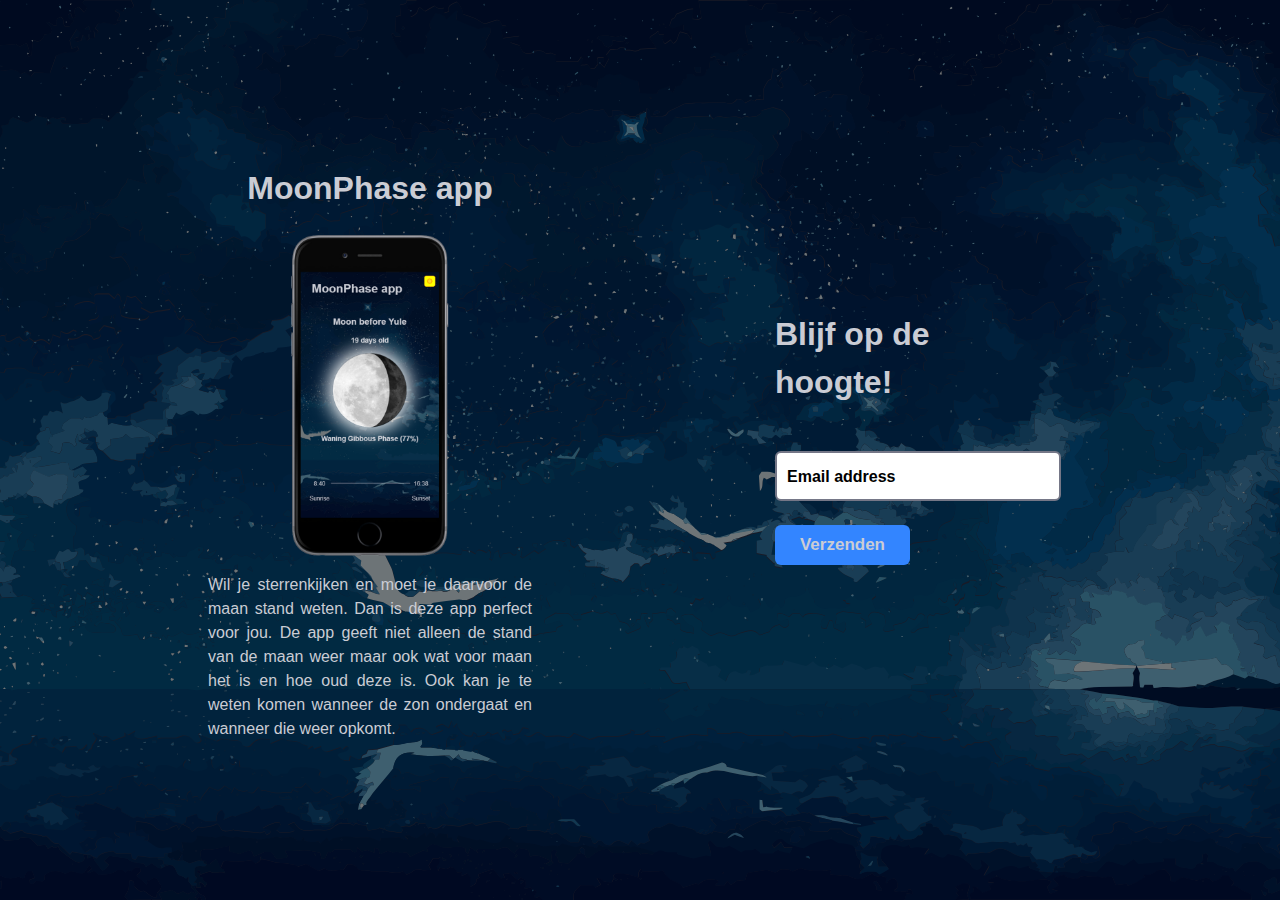
<file: landingpage.html>
<!DOCTYPE html>
<html lang="en">

<head>
    <meta charset="utf-8">
    <meta http-equiv="x-ua-compatible" content="ie=edge">
    <title>MoonPhase - landing</title>
    <meta name="description" content="An app for knowing the phase of the moon">
    <meta name="viewport" content="width=device-width, initial-scale=1.0">

    <link rel="stylesheet" href="css/screen.css">
    <link rel="icon" type="image/png" sizes="32x32" href="img/favicon.png">
    <script type="text/javascript" src="scripts/label.js"></script>
    <script type="text/javascript" src="scripts/Validation.js"></script>
    <script type="text/javascript" src="scripts/countdown.js"></script>
</head>

<body>
    <main class="c-landing">
        <div class="c-form">
            
            <h1>Blijf op de hoogte!</h1>
            <h2 class="c-form-timer"></h2>
            <p class="c-form-field js-email-field">
                <label class="js-email-label" for="email">
                    <span class="c-label__error-message js-email-error-message">
                        This field is required
                    </span>
                </label>

                <label class="c-form-label c-label--floating js-floating-label" for="email">Email address

                </label><br />
                <input class="c-form-email js-floating-input js-email-input" id="email" type="email" required><br />
                <input class="c-form-submit" type="submit" value="Verzenden">
            </p>
        </div>
        <div class="c-info">
            <h1 class="c-landing-title">MoonPhase app</h1>
            <img class="c-info-screen" src="img/Screen.png" alt="screen">
            <p class="c-info-text">Wil je sterrenkijken en moet je daarvoor de maan stand weten. Dan is deze app perfect
                voor jou. De app geeft niet alleen de stand van de maan weer
                maar ook wat voor maan het is en hoe oud deze is. Ook kan je te weten komen wanneer de zon ondergaat en
                wanneer die weer opkomt.
            </p>
        </div>


    </main>

</body>

</html>
</file>
<file: css/screen.css>
/*------------------------------------*\
#Variables
\*------------------------------------*/
:root {
    /* Global colors */
    --global-color-alpha-light: #4F95FF;
    --global-color-alpha: #3385FF;
    --global-color-alpha-dark: #2E77E6;
    --global-color-alpha-x-dark: #1B4186;
    --global-color-alpha-transparent: #3385ffbf;
    --global-color-alpha-x-transparent: #3385ff4d;

    --global-color-neutral-xxxx-light: #F5F6FA;
    --global-color-neutral-xxx-light: #E2E3E7;
    --global-color-neutral-xx-light: #caccd4;
    --global-color-neutral-x-light: #b5b6c0;
    --global-color-neutral-light: #a0a1ad;
    --global-color-neutral: #8b8c9a;
    --global-color-neutral-dark: #757787;
    --global-color-neutral-x-dark: #606274;
    --global-color-neutral-xx-dark: #4b4c60;
    --global-color-neutral-xxx-dark: #35374d;
    --global-color-neutral-xxxx-dark: #20223a;
    --global-color-neutral-xxxxx-dark: #0f0f0f;
    --global-color-error: #FF3333;
    --global-color-error-transparent: #FF3333bf;
    --global-color-error-x-transparent: #FF33334d;


    /* global page settings */
    --global-page-color: var(--global-color-neutral-xx-light);
    --global-backgroundColor: #20223ab0;

    /* border*/
    --global-borderColor: purple;
    --global-borderRadius: 6px;
    --global-borderWidth: 1px;

    /* transitions */
    --global-transitionEasing-out: ease-out;
    --global-transitionDuration-alpha: .1s;
    --global-transitionDuration-beta: .2s;
    --global-transitionDuration-gamma: .3s;


    /* Baseline settings */
    --global-baseline: 8px;
    --global-whitespace: calc(var(--global-baseline) * 3);
    /* = 24px */

    --global-whitespace-xs: calc(var(--global-baseline) * .5);
    /* = 4px */
    --global-whitespace-sm: calc(var(--global-baseline) * 1);
    /*  = 8px */
    --global-whitespace-md: calc(var(--global-baseline) * 2);
    /*  = 16px */
    --global-whitespace-lg: calc(var(--global-baseline) * 4);
    /*  = 32px */
    --global-whitespace-xl: calc(var(--global-whitespace) * 2);
    /*  = 48px */
    --global-whitespace-xxl: calc(var(--global-whitespace) * 3);
    /*  = 72px */

    /* forms*/
    --global-input-error-borderColor: var(--global-color-error);
    --global-input-error-boxShadowColor: var(--global-color-error-x-transparent);
    /* Width */
    --global-width: 400px;


}

/*------------------------------------*\
#GENERIC
\*------------------------------------*/

/*
    Generic: Page
    ---
    Global page styles + universal box-sizing:
*/

html {
    background-color: var(--global-backgroundColor);
    position: relative;
    min-width: calc(var(--global-width) * .75);
    color: var(--global-page-color);
    font-size: 16px;
    line-height: 1.5;
    font-family: "Inter Web", Helvetica, arial, sans-serif;
    box-sizing: border-box;
    -webkit-font-smoothing: antialiased;
    -moz-osx-font-smoothing: grayscale;
    height: 100%;
}

body {
    background-image: url("../img/Nightsky-background.svg");
    background-color: var(--global-backgroundColor);
    background-size: cover;
    background-repeat: repeat;
    background-position: center;
    position: relative;
    margin: 0;
    height: 100%;
}

/*------------------------------------*\
#Elements
\*------------------------------------*/

/*
Elements: Images
---
Default markup for images to make them responsive
*/

img {
    max-width: 100%;
    vertical-align: top;
}

/*
Elements: app
---
making of the moon phase app
*/
.onload {
    display: none;
}

.c-app {
    transition: all var(--global-transitionDuration-beta) ease-in-out;
    display: flex;
    flex-direction: column;
    justify-content: space-between;
    max-width: var(--global-width);
    margin-right: auto;
    margin-left: auto;
    height: 100vh;
}

.c-app-title {
    margin-bottom: var(--global-whitespace-lg);
    padding-left: var(--global-whitespace-md);
}
/*
Elements: app
---
making of the phases of the moon + data
*/
.c-moon {
    position: relative;
    text-align: center;
    margin-top: 0;
    
}
@media (min-height:550px) {
    .c-moon {
        margin-top:-100px;
    }
}


.c-moon-title,
.c-moon-location,
.c-moon-days {
    margin-bottom: 0;
}

.c-moon-days {
    margin-bottom: 20px;
}

.c-moon-symbol {
    max-width: calc(var(--global-width) / 2);
    text-align: center;
    z-index: 1;
    opacity: 0.4;
}

.c-moon-div {
    height: calc(var(--global-width) / 2);
    display: flex;
    justify-content: center;
    position: relative;
}

.c-moon-block1,
.c-moon-block2 {
    visibility: visible;
    position: absolute;
    right: 50px;
    width: 50%;
    height: 100%;
    /* border-radius:  0 100% 100% 0  ; */
    background-color: white;
    overflow-x: hidden;
}

.c-moon-block1 {
    left: 0;
}

.c-moon-block2 {
    right: 0;
}

.c-moon-hide {
    background-color: var(--global-color-neutral-xxxxx-dark);
}

.c-moon-glow-border {
    position: absolute;
    display: flex;
    justify-content: center;
    width: calc(var(--global-width) / 2);
    height: 100%;
    border: var(--global-borderWidth) solid rgba(255, 255, 255, 0.568);
    box-shadow: 0 0 50px 10px white;
    border-radius: 100%;
    overflow-y: hidden;
}

.c-moon-glow {
    position: absolute;
    width: 100%;
    height: 100%;
    background-color: rgba(255, 255, 255, 0.568);
    border-radius: 100%;
}

.c-moon-dark {
    position: absolute;
    right: auto;
    left: auto;
    width: 25%;
    height: 100%;
    background-color: var(--global-color-neutral-xxxxx-dark);
    border-radius: 100%;
}
.flip {
    -moz-transform: scaleX(-1);
    /* Gecko */
    -o-transform: scaleX(-1);
    /* Opera */
    -webkit-transform: scaleX(-1);
    /* Webkit */
    transform: scaleX(-1);
    /* Standard */

    filter: FlipH;
    /* IE 6/7/8 */
}
/*
Elements: timeline
---
making of the timeline with sunrise and sunset times
*/
.c-timeline {
    display: flex;
    justify-content: space-between;
    position: relative;
    text-align: center;
    padding-right: 20px;
    padding-left: 20px;
    padding-bottom: 0px;
}

.c-time-sunrise {
    padding: 0;
    margin: 0;
}

.c-time-sunset {
    padding: 0;
    margin: 0;
}

.c-line {
    margin-top: 10px;
    width: 100%;
    border-top: var(--global-borderWidth)  solid var(--global-color-neutral-xx-light);
}

.c-timeline-time {
    padding: 0 var(--global-whitespace-xs) var(--global-whitespace) var(--global-whitespace-xs);
}

/*
Elements: night mode
---
making a functioning night mode button
*/
.night-mode {
    overflow: hidden;
    position: absolute;
    right: 10px;
    top: 10px;
    width: 30px;
    height: 30px;
    border-radius: var(--global-borderRadius);
    background-color: yellow;
    border: var(--global-borderWidth)  solid orange;
    transition: all var(--global-transitionDuration-gamma) var(--global-transitionEasing-out);
}

.night-mode:active .night-mode_symbol {
    transform: translate(30px, 10px);
}

.day-mode {
    overflow: hidden;
    position: absolute;
    right: 10px;
    top: 10px;
    width: 30px;
    height: 30px;
    border-radius: var(--global-borderRadius);
    background-color: var(--global-color-alpha-light);
    border: var(--global-borderWidth)  solid var(--global-color-alpha-x-dark);
    transition: all var(--global-transitionDuration-gamma) var(--global-transitionEasing-out);
}

.night-mode_symbol {
    animation:var(--global-transitionDuration-beta) ease-in-out slideInFromLeft;
    transition: all var(--global-transitionDuration-beta) var(--global-transitionEasing-out);
}

.day-mode:active .night-mode_symbol {
    transform: translate(30px, 10px);
}

@keyframes slideInFromLeft {
    0% {
        transform: translate(-30px, -10px);
    }

    100% {
        transform: translate(0, 0);
    }
}

/*
Elements: info page
---
making of the info page
*/

.c-landing {
    overflow-y: scroll;
    justify-content: space-between;
    height: 100vh;
    display: grid;
    align-items: center;
    justify-items: center;
    grid-template-columns: 1fr;
    grid-template-rows: 1fr;
}
.c-landing-title {
    text-align: center;
}

/*
Elements: info div
---
aligning screen and paragraph
*/

.c-info {

    grid-row-start: 1;
    grid-column-start: 1;
    text-align: center;
    width: 80%;
}

.c-form {
    grid-row-start: 2;
    grid-column-start: 1;
    width: 75%;
}

.c-info-text {
    text-align: justify;
}
/*
Elements: responsive
---
giving a min-width to make the page more responsive
*/
@media (min-width:1025px) {
    .c-landing {
        height: 100%;
        display: grid;
        align-items: center;
        justify-items: center;
        grid-template-columns: 100px 1fr 1fr 100px;
        grid-template-rows: 100px 1fr 100px;
    }

    .c-info {

        grid-row-start: 2;
        grid-column-start: 2;
        text-align: center;
        width: 60%;
    }

    .c-form {
        grid-row-start: 2;
        grid-column-start: 3;
        width: 50%;
        padding-bottom: 30px;
    }
}

.c-info-screen {
    width: calc(var(--global-width)*1.5);
}

/*
Elements: form
---
making of the form on the landingspage
*/
.c-form-field {
    position: relative;
}

.c-form-label {
    position: relative;
    width: 95%;

}
.c-form-email {
    display: flex;
    align-items: flex-end;
    outline: none;
    width: calc(var(--global-width) /1.2);
    height: calc(var(--global-width) /10);
    padding-top: 5px;
    padding-left: 10px;
    width: 100%;
    border: 2px solid var(--global-color-neutral-dark);
    border-radius: var(--global-borderRadius);
    transition: border var(--global-transitionDuration-beta) var(--global-transitionEasing-out);
}

.c-form-email:hover {
    border: 2px solid var(--global-color-neutral-xx-dark);
}

.c-form-email:focus {
    border: 2px solid var(--global-borderColor);
    box-shadow: 0 0 3px 1px var(--global-borderColor);
}

.c-form-submit {
    outline: none;
    width: 50%;
    height: calc(var(--global-width) /10);
    color: var(--global-page-color);
    font-weight: bold;
    font-size: 17px;
    background-color: var(--global-color-alpha);
    border: none;
    border-radius: var(--global-borderRadius);
    transition: background-color var(--global-transitionDuration-beta) var(--global-transitionEasing-out);
}

.c-form-submit:hover {
    background-color: var(--global-color-alpha-light);
}

.c-form-submit:active {
    background-color: var(--global-color-alpha-dark);
}

/*
Elements: floating label
---
changing the position of the email label on active
*/
.c-label--floating {
    color: black;
    position: absolute;
    font-weight: bold;
    top: calc(var(--global-baseline) * 4.7);
    left: var(--global-whitespace-sm);
    padding-left: var(--global-whitespace-xs);
    transition: transform var(--global-transitionDuration-beta) var(--global-transitionEasing-out), font-size var(--global-transitionDuration-beta) var(--global-transitionEasing-out);

    z-index: 1;
}

.is-floating,
.c-form-field:focus-within .c-label--floating {
    font-size: 70%;
    transform: translateY(calc(var(--global-baseline) * -1.5));
}
/*
Elements: error message
---
making of the error message for the form
*/
.has-error {
    color: red;
    border: red;
    --input-hover-borderColor: var(--global-input-error-borderColor);
    --global-borderColor: var(--global-input-error-borderColor);
    --input-focus-boxShadowColor: var(--global-input-error-boxShadowColor);
}

.c-label__error-message {
    color: red;
    font-weight: 600;
    font-size: 12px;
    float: right;
    display: none;
    padding: 0;
}

.c-label__error-message.is-visible {
    display: block;
}
</file>
